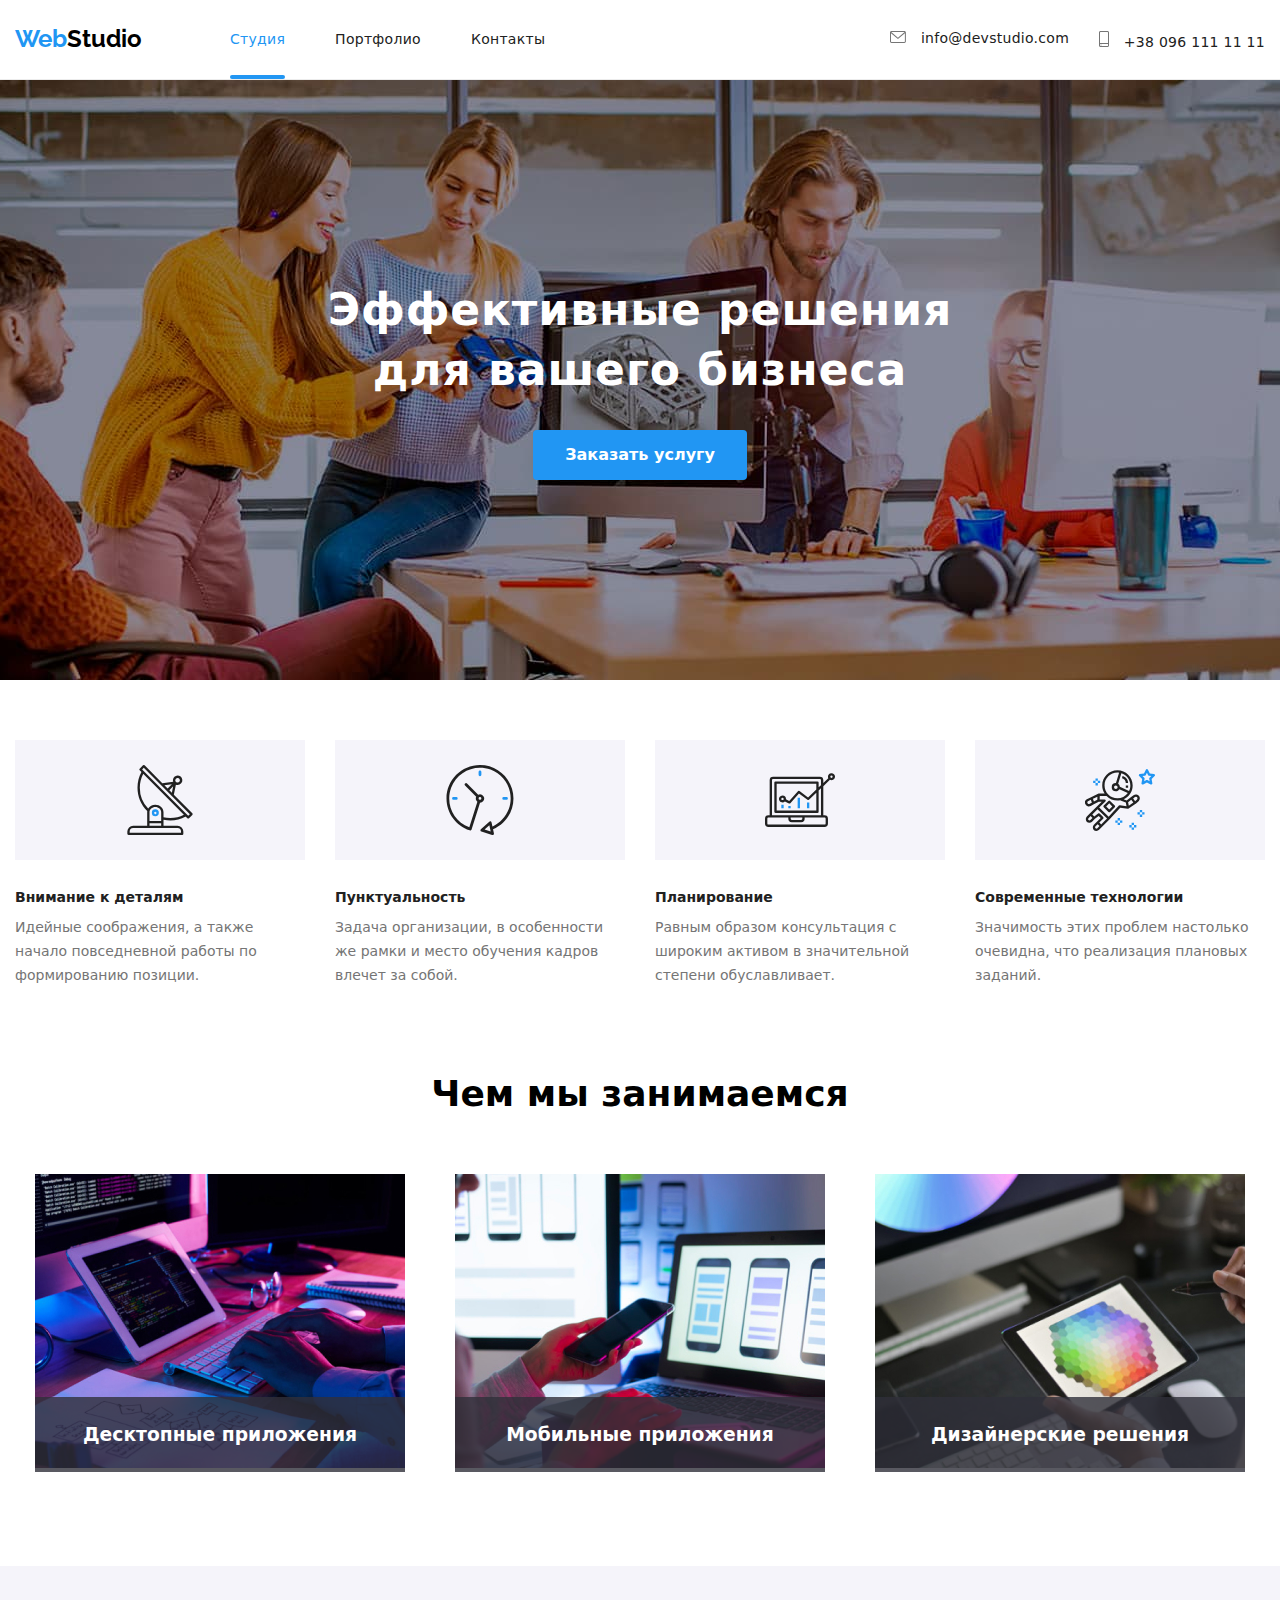
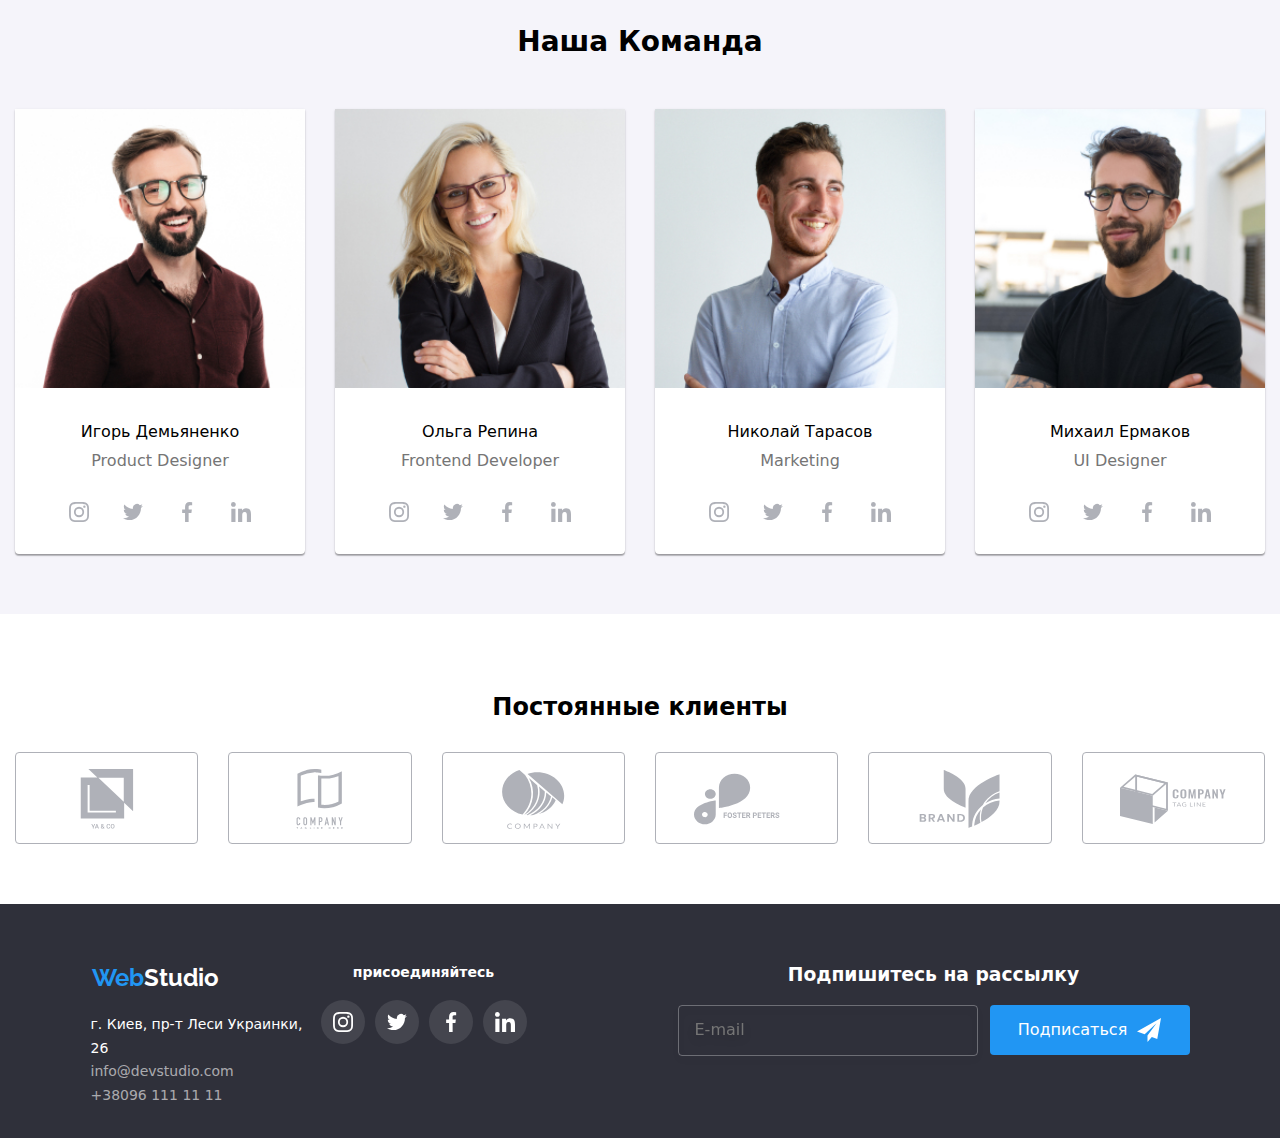
<file: index.html>
<!DOCTYPE html>
<html lang="ru">
  <head>
    <meta charset="UTF-8" />
    <meta http-equiv="X-UA-Compatible" content="IE=edge" />
    <meta name="viewport" content="width=device-width, initial-scale=1.0" />
    <title>Документ</title>
    <link rel="preconnect" href="https://fonts.googleapis.com" />
    <link rel="preconnect" href="https://fonts.gstatic.com" crossorigin />
    <link
      rel="stylesheet"
      href="https://fonts.googleapis.com/css2?family=Raleway:wght@700&family=Roboto:wght@400;500;700;900&display=swap"
    />
    <link
      rel="stylesheet"
      href="https://cdnjs.cloudflare.com/ajax/libs/modern-normalize/1.1.0/modern-normalize.min.css"
    />
    <link rel="stylesheet" href="./css/main.min.css" />
    <!-- <link rel="stylesheet" href="./css/styles.css" /> -->
  </head>

  <body>
    <header>
      <div class="container main-nav">
        <a class="logo" href="./index.html"
          ><span class="logo--color">Web</span>Studio</a
        >

        <div class="menu" data-menu>
          <nav>
            <ul class="nav-list list">
              <li class="nav-list__item">
                <a class="nav-list__link nav__link--active" href="./index.html"
                  >Студия</a
                >
              </li>
              <li class="nav-list__item">
                <a class="nav-list__link" href="./portfolio.html">Портфолио</a>
              </li>
              <li class="nav-list__item">
                <a class="nav-list__link" href="">Контакты</a>
              </li>
            </ul>
          </nav>

          <address class="contacts">
            <a class="contacts__link" href="mailto:info@devstudio.com">
              <svg class="contacts__icon" width="16" height="12">
                <use href="./image/icons-pack.svg#icon-message"></use>
              </svg>
              info@devstudio.com
            </a>
            <a class="contacts__link" href="tel:+380961111111">
              <svg class="contacts__icon" width="10" height="16">
                <use href="./image/icons-pack.svg#icon-smartphone"></use>
              </svg>
              +38 096 111 11 11
            </a>
          </address>
        </div>

        <button class="menu-button" type="button" data-menu-button>
          <svg width="40" height="40">
            <use
              class="icon-mobile-menu"
              href="./image/icons-pack.svg#icon-mobile-menu"
            ></use>
            <use
              class="icon-mobile-close"
              href="./image/icons-pack.svg#icon-mobile-close"
            ></use>
          </svg>
        </button>
      </div>
    </header>

    <main>
      <!-- Герой -->
      <section class="section">
        <div class="hero">
          <h1 class="hero__title">Эффективные решения для вашего бизнеса</h1>
          <button class="hero__button" data-open-modal>Заказать услугу</button>
        </div>
      </section>

      <!-- Преимущества -->
      <section class="section">
        <div class="section__advanteges container">
          <h2 class="visually-hidden">Преимущества</h2>
          <ul class="advantages list">
            <li class="advantages__item">
              <div class="advantages__item-icon">
                <svg height="70" width="70">
                  <use href="./image/icons-pack.svg#icon-antenna"></use>
                </svg>
              </div>
              <h3 class="advantages__item-title">Внимание к деталям</h3>
              <p class="advantages__item-description">
                Идейные соображения, а также начало повседневной работы по
                формированию позиции.
              </p>
            </li>
            <li class="advantages__item">
              <div class="advantages__item-icon">
                <svg height="70" width="70">
                  <use href="./image/icons-pack.svg#icon-clock"></use>
                </svg>
              </div>
              <h3 class="advantages__item-title">Пунктуальность</h3>
              <p class="advantages__item-description">
                Задача организации, в особенности же рамки и место обучения
                кадров влечет за собой.
              </p>
            </li>
            <li class="advantages__item">
              <div class="advantages__item-icon">
                <svg height="70" width="70">
                  <use href="./image/icons-pack.svg#icon-diagram"></use>
                </svg>
              </div>
              <h3 class="advantages__item-title">Планирование</h3>
              <p class="advantages__item-description">
                Равным образом консультация с широким активом в значительной
                степени обуславливает.
              </p>
            </li>
            <li class="advantages__item">
              <div class="advantages__item-icon">
                <svg height="70" width="70">
                  <use href="./image/icons-pack.svg#icon-astronaut"></use>
                </svg>
              </div>
              <h3 class="advantages__item-title">Современные технологии</h3>
              <p class="advantages__item-description">
                Значимость этих проблем настолько очевидна, что реализация
                плановых заданий.
              </p>
            </li>
          </ul>
        </div>
      </section>

      <!-- Чем мы занимаемся -->
      <section class="section">
        <div class="container our-doing">
          <h3 class="our-doing__title">Чем мы занимаемся</h3>
          <ul class="our-doing__images list">
            <li class="our-doing__item">
              <img
                width="370px"
                src="./image/studio/our-doing/box1.jpg"
                alt="Десктопные приложения"
                srcset="./image/studio/our-doing/box1@2x.jpg 2x"
              />
              <h3 class="doing-item__title">Десктопные приложения</h3>
            </li>
            <li class="our-doing__item">
              <img
                width="370px"
                src="./image/studio/our-doing/box2.jpg"
                alt="Мобильные приложения"
                srcset="./image/studio/our-doing/box2@2x.jpg 2x"
              />
              <h3 class="doing-item__title">Мобильные приложения</h3>
            </li>
            <li class="our-doing__item">
              <img
                width="370px"
                src="./image/studio/our-doing/box3.jpg"
                alt="Дизайнерские решения"
                srcset="./image/studio/our-doing/box3@2x.jpg 2x"
              />
              <h3 class="doing-item__title">Дизайнерские решения</h3>
            </li>
          </ul>
        </div>
      </section>

      <!-- Наша Команда -->
      <section class="section">
        <div class="team">
          <div class="container">
            <h2 class="team__header">Наша Команда</h2>
            <div class="team-list">
              <div class="team-list__item">
                <img
                  class="team-list__image"
                  src="./image/studio/team/igor.jpg"
                  srcset="
                    ./image/studio/team/igor@2x.jpg 2x,
                    ./image/studio/team/igor@3x.jpg 3x
                  "
                  alt="фото Игорь Демьяненко"
                />
                <h3 class="team-list__name">Игорь Демьяненко</h3>
                <p class="team-list__pos">Product Designer</p>
                <ul class="team-social list">
                  <li class="team-social__item">
                    <a class="team-social__link" href="" aria-label="Instagram">
                      <div class="team-social__icon">
                        <svg height="20" width="20">
                          <use
                            href="./image/icons-pack.svg#icon-instagram"
                          ></use>
                        </svg>
                      </div>
                      Instagram
                    </a>
                  </li>
                  <li class="team-social__item">
                    <a
                      class="team-social__item-link"
                      href=""
                      aria-label="Twitter"
                    >
                      <div class="team-social__icon">
                        <svg height="20" width="20">
                          <use href="./image/icons-pack.svg#icon-twitter"></use>
                        </svg>
                      </div>
                      Twitter
                    </a>
                  </li>
                  <li class="team-social__item">
                    <a class="team-social__link" href="" aria-label="Facebook">
                      <div class="team-social__icon">
                        <svg height="20" width="20">
                          <use
                            href="./image/icons-pack.svg#icon-facebook"
                          ></use>
                        </svg>
                      </div>
                      Facebook
                    </a>
                  </li>
                  <li class="team-social__item">
                    <a class="team-social__link" href="" aria-label="LinkedIn">
                      <div class="team-social__icon">
                        <svg height="20" width="20">
                          <use
                            href="./image/icons-pack.svg#icon-linkedin"
                          ></use>
                        </svg>
                      </div>
                      LinkedIn
                    </a>
                  </li>
                </ul>
              </div>
              <div class="team-list__item">
                <img
                  class="team-list__image"
                  src="./image/studio/team/olga.jpg"
                  srcset="
                    ./image/studio/team/olga@2x.jpg 2x,
                    ./image/studio/team/olga@3x.jpg 3x
                  "
                  alt="фото Ольга Репина"
                />
                <h3 class="team-list__name">Ольга Репина</h3>
                <p class="team-list__pos">Frontend Developer</p>
                <ul class="team-social list">
                  <li class="team-social__item">
                    <a class="team-social__link" href="" aria-label="Instagram">
                      <div class="team-social__icon">
                        <svg height="20" width="20">
                          <use
                            href="./image/icons-pack.svg#icon-instagram"
                          ></use>
                        </svg>
                      </div>
                      Instagram
                    </a>
                  </li>
                  <li class="team-social__item">
                    <a class="team-social__link" href="" aria-label="Twitter">
                      <div class="team-social__icon">
                        <svg height="20" width="20">
                          <use href="./image/icons-pack.svg#icon-twitter"></use>
                        </svg>
                      </div>
                      Twitter
                    </a>
                  </li>
                  <li class="team-social__item">
                    <a class="team-social__link" href="" aria-label="Facebook">
                      <div class="team-social__icon">
                        <svg height="20" width="20">
                          <use
                            href="./image/icons-pack.svg#icon-facebook"
                          ></use>
                        </svg>
                      </div>
                      Facebook
                    </a>
                  </li>
                  <li class="team-social__item">
                    <a class="team-social__link" href="" aria-label="LinkedIn">
                      <div class="team-social__icon">
                        <svg height="20" width="20">
                          <use
                            href="./image/icons-pack.svg#icon-linkedin"
                          ></use>
                        </svg>
                      </div>
                      LinkedIn
                    </a>
                  </li>
                </ul>
              </div>
              <div class="team-list__item">
                <img
                  class="team-list__image"
                  src="./image/studio/team/kola.jpg"
                  srcset="
                    ./image/studio/team/kola@2x.jpg 2x,
                    ./image/studio/team/kola@3x.jpg 3x
                  "
                  alt="фото Николай Тарасов"
                />
                <h3 class="team-list__name">Николай Тарасов</h3>
                <p class="team-list__pos">Marketing</p>
                <ul class="team-social list">
                  <li class="team-social__item">
                    <a class="team-social__link" href="" aria-label="Instagram">
                      <div class="team-social__icon">
                        <svg height="20" width="20">
                          <use
                            href="./image/icons-pack.svg#icon-instagram"
                          ></use>
                        </svg>
                      </div>
                      Instagram
                    </a>
                  </li>
                  <li class="team-social__item">
                    <a class="team-social__link" href="" aria-label="Twitter">
                      <div class="team-social__icon">
                        <svg height="20" width="20">
                          <use href="./image/icons-pack.svg#icon-twitter"></use>
                        </svg>
                      </div>
                      Twitter
                    </a>
                  </li>
                  <li class="team-social__item">
                    <a class="team-social__link" href="" aria-label="Facebook">
                      <div class="team-social__icon">
                        <svg height="20" width="20">
                          <use
                            href="./image/icons-pack.svg#icon-facebook"
                          ></use>
                        </svg>
                      </div>
                      Facebook
                    </a>
                  </li>
                  <li class="team-social__item">
                    <a class="team-social__link" href="" aria-label="LinkedIn">
                      <div class="team-social__icon">
                        <svg height="20" width="20">
                          <use
                            href="./image/icons-pack.svg#icon-linkedin"
                          ></use>
                        </svg>
                      </div>
                      LinkedIn
                    </a>
                  </li>
                </ul>
              </div>
              <div class="team-list__item">
                <img
                  class="team-list__image"
                  src="./image/studio/team/miha.jpg"
                  srcset="
                    ./image/studio/team/miha@2x.jpg 2x,
                    ./image/studio/team/miha@3x.jpg 3x
                  "
                  alt="фото Михаил Ермаков"
                />
                <h3 class="team-list__name">Михаил Ермаков</h3>
                <p class="team-list__pos">UI Designer</p>
                <ul class="team-social list">
                  <li class="team-social__item">
                    <a class="team-social__link" href="" aria-label="Instagram">
                      <div class="team-social__icon">
                        <svg height="20" width="20">
                          <use
                            href="./image/icons-pack.svg#icon-instagram"
                          ></use>
                        </svg>
                      </div>
                      Instagram
                    </a>
                  </li>
                  <li class="team-social__item">
                    <a class="team-social__link" href="" aria-label="Twitter">
                      <div class="team-social__icon">
                        <svg height="20" width="20">
                          <use href="./image/icons-pack.svg#icon-twitter"></use>
                        </svg>
                      </div>
                      Twitter
                    </a>
                  </li>
                  <li class="team-social__item">
                    <a class="team-social__link" href="" aria-label="Facebook">
                      <div class="team-social__icon">
                        <svg height="20" width="20">
                          <use
                            href="./image/icons-pack.svg#icon-facebook"
                          ></use>
                        </svg>
                      </div>
                      Facebook
                    </a>
                  </li>
                  <li class="team-social__item">
                    <a class="team-social__link" href="" aria-label="LinkedIn">
                      <div class="team-social__icon">
                        <svg height="20" width="20">
                          <use
                            href="./image/icons-pack.svg#icon-linkedin"
                          ></use>
                        </svg>
                      </div>
                      LinkedIn
                    </a>
                  </li>
                </ul>
              </div>
            </div>
          </div>
        </div>
      </section>

      <!-- Постоянные клиенты -->
      <section class="section">
        <div class="clients">
          <div class="container">
            <h2 class="clients__title">Постоянные клиенты</h2>
            <ul class="client-list list">
              <li class="client-list__item">
                <a class="client-list__link" href="" aria-label="company1">
                  <div class="client-list__icon">
                    <svg width="106" height="60">
                      <use href="./image/icons-pack.svg#icon-company1"></use>
                    </svg>
                  </div>
                </a>
              </li>
              <li class="client-list__item">
                <a class="client-list__link" href="" aria-label="company2">
                  <div class="client-list__icon">
                    <svg width="106" height="60">
                      <use href="./image/icons-pack.svg#icon-company2"></use>
                    </svg>
                  </div>
                </a>
              </li>
              <li class="client-list__item">
                <a class="client-list__link" href="" aria-label="company3">
                  <div class="client-list__icon">
                    <svg width="106" height="60">
                      <use href="./image/icons-pack.svg#icon-company3"></use>
                    </svg>
                  </div>
                </a>
              </li>
              <li class="client-list__item">
                <a class="client-list__link" href="" aria-label="company4">
                  <div class="client-list__icon">
                    <svg width="106" height="60">
                      <use href="./image/icons-pack.svg#icon-company4"></use>
                    </svg>
                  </div>
                </a>
              </li>
              <li class="client-list__item">
                <a class="client-list__link" href="" aria-label="company5">
                  <div class="client-list__icon">
                    <svg width="106" height="60">
                      <use href="./image/icons-pack.svg#icon-company5"></use>
                    </svg>
                  </div>
                </a>
              </li>
              <li class="client-list__item">
                <a class="client-list__link" href="" aria-label="company6">
                  <div class="client-list__icon">
                    <svg width="106" height="60">
                      <use href="./image/icons-pack.svg#icon-company6"></use>
                    </svg>
                  </div>
                </a>
              </li>
            </ul>
          </div>
        </div>
      </section>
    </main>

    <footer>
      <div class="footer container">
        <div class="footer-link">
          <div class="footer__address">
            <a class="logo footer__logo" href="./index.html"
              ><span class="logo--color">Web</span>Studio</a
            >
            <address class="address">
              г. Киев, пр-т Леси Украинки, 26 <br />
              <a class="address__link" href="mailto:info@devstudio.com"
                >info@devstudio.com</a
              >
              <br />
              <a class="address__link" href="tel:+380961111111"
                >+38096 111 11 11</a
              >
            </address>
          </div>
          <div class="footer-social">
            <h2 class="footer-social__title">присоединяйтесь</h2>
            <ul class="footer-social__list list">
              <li class="footer-social__item">
                <a class="footer-social__link" href="" aria-label="Instagram">
                  <div class="icon">
                    <svg height="20" width="20">
                      <use href="./image/icons-pack.svg#icon-instagram"></use>
                    </svg>
                  </div>
                  Instagram
                </a>
              </li>
              <li class="footer-social__item">
                <a class="footer-social__link" href="" aria-label="Twitter">
                  <div class="icon">
                    <svg height="20" width="20">
                      <use href="./image/icons-pack.svg#icon-twitter"></use>
                    </svg>
                  </div>
                  Twitter
                </a>
              </li>
              <li class="footer-social__item">
                <a class="footer-social__link" href="" aria-label="Facebook">
                  <div class="icon">
                    <svg height="20" width="20">
                      <use href="./image/icons-pack.svg#icon-facebook"></use>
                    </svg>
                  </div>
                  Facebook
                </a>
              </li>
              <li class="footer-social__item">
                <a class="footer-social__link" href="" aria-label="LinkedIn">
                  <div class="icon">
                    <svg height="20" width="20">
                      <use href="./image/icons-pack.svg#icon-linkedin"></use>
                    </svg>
                  </div>
                  LinkedIn
                </a>
              </li>
            </ul>
          </div>
        </div>
        <form class="footer-mailing js-form">
          <h3 class="footer-mailing__title">Подпишитесь на рассылку</h3>
          <div class="footer__form">
            <input
              class="footer-mailing__field"
              type="email"
              placeholder="E-mail"
            />
            <button type="submit" class="footer-button">
              Подписаться
              <svg class="footer-button__icon">
                <use href="./image/icons-pack.svg#icon-send"></use>
              </svg>
            </button>
          </div>
        </form>
      </div>
    </footer>

    <!-- Модалка -->
    <div class="backdrop is-hidden" data-backdrop>
      <div class="modal">
        <form class="form">
          <h2 class="form__title">Оставьте свои данные, мы вам перезвоним</h2>

          <div role="group" class="group">
            <label class="form__field">
              <span class="form__label">Имя</span>
              <input class="form__input" type="text" name="name" />
              <svg class="form__icon" width="18" height="18">
                <use href="./image/icons-pack.svg#icon-name"></use>
              </svg>
            </label>

            <label class="form__field">
              <span class="form__label">Телефон</span>
              <input class="form__input" type="tel" name="tel" />
              <svg class="form__icon" width="18" height="18">
                <use href="./image/icons-pack.svg#icon-tel"></use>
              </svg>
            </label>

            <label class="form__field">
              <span class="form__label">Почта</span>
              <input class="form__input" type="email" name="mail" />
              <svg class="form__icon" width="18" height="18">
                <use href="./image/icons-pack.svg#icon-mail"></use>
              </svg>
            </label>

            <label class="form__comments">
              <sapn class="form__label">Комментарий</sapn>
              <textarea
                class="form__textarea"
                name="comment"
                rows="10"
                placeholder="Введите текст"
              ></textarea>
            </label>

            <label class="policy">
              <!-- visually-hidden -->
              <input
                class="policy__box visually-hidden"
                type="checkbox"
                name="policy"
              />
              <span class="policy__chekbox"></span>
              <span class="policy__label"
                >Соглашаюсь с рассылкой и принимаю</span
              >
              <a class="policy__link" href="">Условия договора</a>
            </label>
          </div>

          <button type="submit" class="form__button">Отправить</button>
        </form>

        <button class="modal__close" data-close-modal>
          <svg width="30" height="30">
            <use href="./image/icons-pack.svg#icon-close"></use>
          </svg>
        </button>
      </div>
    </div>

    <script src="./js/modal.js"></script>
    <script src="./js/menu.js"></script>
    <!-- <script src="./js/form.js"></script> -->
  </body>
</html>
</file>
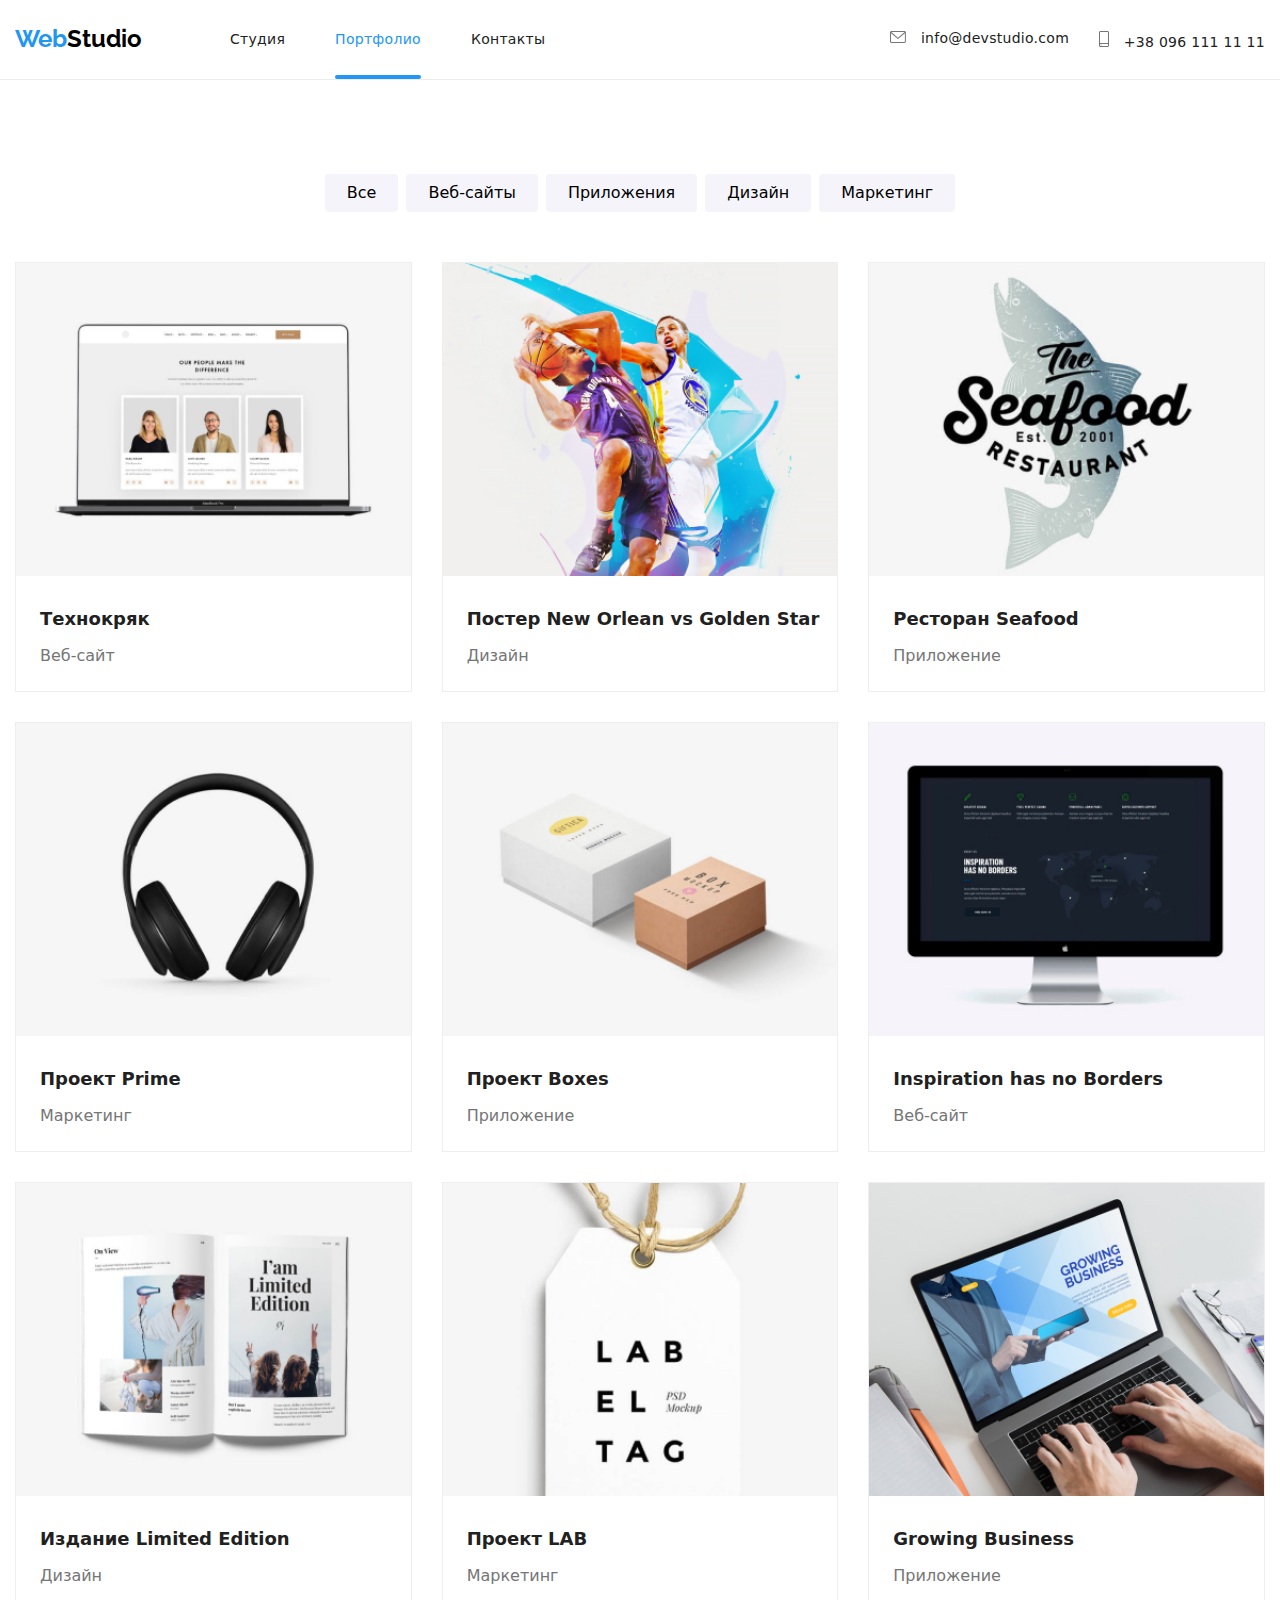
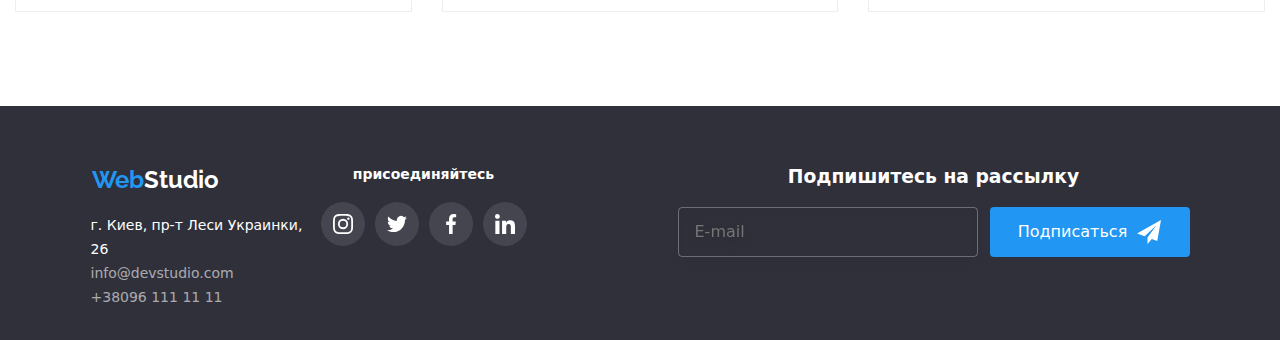
<file: portfolio.html>
<!DOCTYPE html>
<html lang="ru">
  <head>
    <meta charset="UTF-8" />
    <meta http-equiv="X-UA-Compatible" content="IE=edge" />
    <meta name="viewport" content="width=device-width, initial-scale=1.0" />
    <title>Портфолио</title>
    <link rel="preconnect" href="https://fonts.googleapis.com" />
    <link rel="preconnect" href="https://fonts.gstatic.com" crossorigin />
    <link rel="stylesheet" href="https://fonts.googleapis.com/css2?family=Raleway:wght@700&family=Roboto:wght@400;500;700;900&display=swap" />
    <link rel="stylesheet" href="https://cdnjs.cloudflare.com/ajax/libs/modern-normalize/1.1.0/modern-normalize.min.css" />
    <link rel="stylesheet" href="./css/main.min.css" />
    <!-- <link rel="stylesheet" href="./css/styles.css" /> -->
  </head>

  <body>
    <header>
      <div class="container main-nav">
        <a class="logo" href="./index.html"><span class="logo--color">Web</span>Studio</a>

        <div class="menu" data-menu>
          <nav>
            <ul class="nav-list list">
              <li class="nav-list__item">
                <a class="nav-list__link" href="./index.html">Студия</a>
              </li>
              <li class="nav-list__item">
                <a class="nav-list__link nav__link--active" href="./portfolio.html">Портфолио</a>
              </li>
              <li class="nav-list__item">
                <a class="nav-list__link" href="">Контакты</a>
              </li>
            </ul>
          </nav>

          <address class="contacts">
            <a class="contacts__link" href="mailto:info@devstudio.com">
              <svg class="contacts__icon" width="16" height="12">
                <use href="./image/icons-pack.svg#icon-message"></use>
              </svg>
              info@devstudio.com
            </a>
            <a class="contacts__link" href="tel:+380961111111">
              <svg class="contacts__icon" width="10" height="16">
                <use href="./image/icons-pack.svg#icon-smartphone"></use>
              </svg>
              +38 096 111 11 11
            </a>
          </address>
        </div>

        <button class="menu-button" type="button" data-menu-button>
          <svg width="40" height="40">
            <use class="icon-mobile-menu" href="./image/icons-pack.svg#icon-mobile-menu"></use>
            <use class="icon-mobile-close" href="./image/icons-pack.svg#icon-mobile-close"></use>
          </svg>
        </button>
      </div>
    </header>

    <main>
      <!-- Filters -->
      <section class="section">
        <div class="filters">
          <div class="container">
            <h1 class="visually-hidden">Портфолио</h1>
            <ul class="filter-list list">
              <li class="filter-list__item"><button class="filter-list__btn" type="button" value="Все">Все</button></li>
              <li class="filter-list__item"><button class="filter-list__btn" type="button" value="Веб-сайты">Веб-сайты</button></li>
              <li class="filter-list__item"><button class="filter-list__btn" type="button" value="Приложения">Приложения</button></li>
              <li class="filter-list__item"><button class="filter-list__btn" type="button" value="Дизайн">Дизайн</button></li>
              <li class="filter-list__item"><button class="filter-list__btn" type="button" value="Маркетинг">Маркетинг</button></li>
            </ul>
          </div>
        </div>
      </section>

      <!-- Examples -->
      <section class="section">
        <div class="examples">
          <div class="container">
            <ul class="example-list list">
              <li class="example-list__item">
                <a href="" class="examples__link link">
                  <div class="thumb">
                    <img src="./image/portfolio/tech.jpg" alt="Технокряк" />
                    <div class="overlay">
                      <p class="overlay__text">
                        Технокряк это современная площадка распространения коронавируса. Компании используют эту платформу для цифрового шпионажа и атак на
                        защищённые сервера конкурентов.
                      </p>
                    </div>
                  </div>
                  <h2 class="examples__title">Технокряк</h2>
                  <p class="examples__description">Веб-сайт</p>
                </a>
              </li>
              <li class="example-list__item">
                <a href="" class="examples__link link">
                  <div class="thumb">
                    <img src="./image/portfolio/poster.jpg" alt="Постер" />
                    <div class="overlay">
                      <p class="overlay__text">
                        Технокряк это современная площадка распространения коронавируса. Компании используют эту платформу для цифрового шпионажа и атак на
                        защищённые сервера конкурентов.
                      </p>
                    </div>
                  </div>
                  <h2 class="examples__title">Постер New Orlean vs Golden Star</h2>
                  <p class="examples__description">Дизайн</p>
                </a>
              </li>
              <li class="example-list__item">
                <a href="" class="examples__link link">
                  <div class="thumb">
                    <img src="./image/portfolio/restourant.jpg" alt="Ресторан" />
                    <div class="overlay">
                      <p class="overlay__text">
                        Технокряк это современная площадка распространения коронавируса. Компании используют эту платформу для цифрового шпионажа и атак на
                        защищённые сервера конкурентов.
                      </p>
                    </div>
                  </div>
                  <h2 class="examples__title">Ресторан Seafood</h2>
                  <p class="examples__description">Приложение</p>
                </a>
              </li>
              <li class="example-list__item">
                <a href="" class="examples__link link">
                  <div class="thumb">
                    <img src="./image/portfolio/prime.jpg" alt="Проект Прайм" />
                    <div class="overlay">
                      <p class="overlay__text">
                        Технокряк это современная площадка распространения коронавируса. Компании используют эту платформу для цифрового шпионажа и атак на
                        защищённые сервера конкурентов.
                      </p>
                    </div>
                  </div>
                  <h2 class="examples__title">Проект Prime</h2>
                  <p class="examples__description">Маркетинг</p>
                </a>
              </li>
              <li class="example-list__item">
                <a href="" class="examples__link link">
                  <div class="thumb">
                    <img src="./image/portfolio/boxes.jpg" alt="Проект Боксес" />
                    <div class="overlay">
                      <p class="overlay__text">
                        Технокряк это современная площадка распространения коронавируса. Компании используют эту платформу для цифрового шпионажа и атак на
                        защищённые сервера конкурентов.
                      </p>
                    </div>
                  </div>
                  <h2 class="examples__title">Проект Boxes</h2>
                  <p class="examples__description">Приложение</p>
                </a>
              </li>
              <li class="example-list__item">
                <a href="" class="examples__link link">
                  <div class="thumb">
                    <img src="./image/portfolio/no-borders.jpg" alt="Но бордер" />
                    <div class="overlay">
                      <p class="overlay__text">
                        Технокряк это современная площадка распространения коронавируса. Компании используют эту платформу для цифрового шпионажа и атак на
                        защищённые сервера конкурентов.
                      </p>
                    </div>
                  </div>
                  <h2 class="examples__title">Inspiration has no Borders</h2>
                  <p class="examples__description">Веб-сайт</p>
                </a>
              </li>
              <li class="example-list__item">
                <a href="" class="examples__link link">
                  <div class="thumb">
                    <img src="./image/portfolio/limited.jpg" alt="Лимитед Едишин" />
                    <div class="overlay">
                      <p class="overlay__text">
                        Технокряк это современная площадка распространения коронавируса. Компании используют эту платформу для цифрового шпионажа и атак на
                        защищённые сервера конкурентов.
                      </p>
                    </div>
                  </div>
                  <h2 class="examples__title">Издание Limited Edition</h2>
                  <p class="examples__description">Дизайн</p>
                </a>
              </li>
              <li class="example-list__item">
                <a href="" class="examples__link link">
                  <div class="thumb">
                    <img src="./image/portfolio/lab.jpg" alt="Лаб" />
                    <div class="overlay">
                      <p class="overlay__text">
                        Технокряк это современная площадка распространения коронавируса. Компании используют эту платформу для цифрового шпионажа и атак на
                        защищённые сервера конкурентов.
                      </p>
                    </div>
                  </div>
                  <h2 class="examples__title">Проект LAB</h2>
                  <p class="examples__description">Маркетинг</p>
                </a>
              </li>
              <li class="example-list__item">
                <a href="" class="examples__link link">
                  <div class="thumb">
                    <img src="./image/portfolio/busines.jpg" alt="Рост бизнеса" />
                    <div class="overlay">
                      <p class="overlay__text">
                        Технокряк это современная площадка распространения коронавируса. Компании используют эту платформу для цифрового шпионажа и атак на
                        защищённые сервера конкурентов.
                      </p>
                    </div>
                  </div>
                  <h2 class="examples__title">Growing Business</h2>
                  <p class="examples__description">Приложение</p>
                </a>
              </li>
            </ul>
          </div>
        </div>
      </section>
    </main>

    <footer>
      <div class="footer container">
        <div class="footer-link">
          <div class="footer__address">
            <a class="logo footer__logo" href="./index.html"><span class="logo--color">Web</span>Studio</a>
            <address class="address">
              г. Киев, пр-т Леси Украинки, 26 <br />
              <a class="address__link" href="mailto:info@devstudio.com">info@devstudio.com</a> <br />
              <a class="address__link" href="tel:+380961111111">+38096 111 11 11</a>
            </address>
          </div>
          <div class="footer-social">
            <h2 class="footer-social__title">присоединяйтесь</h2>
            <ul class="footer-social__list list">
              <li class="footer-social__item">
                <a class="footer-social__link" href="" aria-label="Instagram">
                  <div class="icon">
                    <svg height="20" width="20">
                      <use href="./image/icons-pack.svg#icon-instagram"></use>
                    </svg>
                  </div>
                  Instagram
                </a>
              </li>
              <li class="footer-social__item">
                <a class="footer-social__link" href="" aria-label="Twitter">
                  <div class="icon">
                    <svg height="20" width="20">
                      <use href="./image/icons-pack.svg#icon-twitter"></use>
                    </svg>
                  </div>
                  Twitter
                </a>
              </li>
              <li class="footer-social__item">
                <a class="footer-social__link" href="" aria-label="Facebook">
                  <div class="icon">
                    <svg height="20" width="20">
                      <use href="./image/icons-pack.svg#icon-facebook"></use>
                    </svg>
                  </div>
                  Facebook
                </a>
              </li>
              <li class="footer-social__item">
                <a class="footer-social__link" href="" aria-label="LinkedIn">
                  <div class="icon">
                    <svg height="20" width="20">
                      <use href="./image/icons-pack.svg#icon-linkedin"></use>
                    </svg>
                  </div>
                  LinkedIn
                </a>
              </li>
            </ul>
          </div>
        </div>
        <form class="footer-mailing js-form">
          <h3 class="footer-mailing__title">Подпишитесь на рассылку</h3>
          <div class="footer__form">
            <input class="footer-mailing__field" type="email" placeholder="E-mail" />
            <button type="submit" class="footer-button">
              Подписаться
              <svg class="footer-button__icon">
                <use href="./image/icons-pack.svg#icon-send"></use>
              </svg>
            </button>
          </div>
        </form>
      </div>
    </footer>

    <script src="./js/menu.js"></script>
  </body>
</html>
</file>
<file: css/styles.css>
:root {
  --primary-text-color: #212121;
  --accent-color: #2196f3;
  --text-color: #757575;
  --white: #ffffff;
  --footer-adress-color: rgba(255, 255, 255, 0.6);
  --background-primary-color: #f5f4fa;
  --background-sec-color: #e5e5e5;
  --background-footer: #2f303a;
  --timing-function: cubic-bezier(0.4, 0, 0.2, 1);
}

/* 
  Все используемые шрифты: 
    -Roboto (900, 700, 500, 400)
    -Raleway (700)
*/

body {
  background-color: var(--white);
  font-family: Roboto, sans-serif;
  letter-spacing: 0.03em;
}

/* Utilities */

.container {
  width: 1170px;
  padding: 0 15px;
  margin: 0 auto;
}

.list {
  padding: 0;
  margin: 0;
  list-style: none;
}

.link {
  text-decoration: none;
}

.visually-hidden {
  position: absolute;
  width: 1px;
  height: 1px;
  margin: -1px;
  border: 0;
  padding: 0;

  white-space: nowrap;
  clip-path: inset(100%);
  clip: rect(0 0 0 0);
  overflow: hidden;
}

/* Header */
.main-nav {
  display: flex;
  align-items: center;
}

.nav-list {
  display: flex;
}

.nav-list__item:not(:last-child) {
  margin-right: 50px;
}

.nav-list__link {
  display: block;
  padding-top: 32px;
  padding-bottom: 32px;
}

.logo {
  margin-right: 93px;

  color: #000000;
  font-size: 26px;
  font-family: Raleway, serif;
  font-weight: bold;
  font-size: 26px;
  line-height: 1.2;
  text-decoration: none;
}

.logo--color {
  color: var(--accent-color);
}

.nav-list__link {
  color: var(--primary-text-color);
  letter-spacing: 0.02em;
  font-weight: 500;
  font-size: 14px;
  line-height: 1.14;
  text-decoration: none;

  transition: color 250ms var(--timing-function);
}

.nav-list__link:focus,
.nav-list__link:hover {
  color: var(--accent-color);
}

.contacts {
  margin-left: auto;
  font-style: normal;
}

.contacts__link {
  color: var(--primary-text-color);
  letter-spacing: 0.02em;
  font-weight: 500;
  font-size: 14px;
  line-height: 1.14;
  text-decoration: none;

  transition: color 250ms var(--timing-function);
}

.contacts__link:focus,
.contacts__link:hover {
  color: var(--accent-color);
}

.contacts .contacts__link:not(:last-child) {
  margin-right: 30px;
}

.contacts__icon {
  margin-right: 10px;
  fill: #757575;
  transition: fill 250ms var(--timing-function);
}

.contacts__link:focus .contacts__icon,
.contacts__link:hover .contacts__icon {
  fill: var(--accent-color);
}

.nav__link--active {
  position: relative;
  color: var(--accent-color);
}

.nav__link--active::after {
  content: "";

  position: absolute;
  bottom: 0;
  left: 0;

  width: 100%;
  height: 4px;
  border-radius: 2px;

  background-color: var(--accent-color);
}

/* Footer */
footer {
  background: var(--background-footer);
}

.footer {
  display: flex;
  padding-top: 60px;
  padding-bottom: 60px;
}

.footer__address {
  margin-right: 70px;
}

.footer__logo {
  color: var(--white);
}

.footer__logo {
  display: block;
  margin-bottom: 20px;
  color: #ffffff;
}

.address {
  color: #ffffff;
  font-style: normal;
  font-size: 14px;
  line-height: 1.7;
}

.address__link {
  margin-top: 9px;
  color: var(--footer-adress-color);
  text-decoration: none;
}

.footer-social__title {
  color: var(--white);
}

.footer-social__list {
  display: flex;
  justify-content: center;
  align-items: center;
  font-size: 0px;
}

.footer-social__link {
  display: block;
  padding-top: 12px;
  text-align: center;
  width: 44px;
  height: 44px;
  background-color: rgba(255, 255, 255, 0.1);
  border-radius: 50%;
  background-repeat: no-repeat;
  background-position: center;
  text-decoration: none;
  fill: var(--white);

  transition: background-color 250ms var(--timing-function);
}

.footer-social__item:not(:last-child) {
  margin-right: 10px;
}

.footer-social__link:focus,
.footer-social__link:hover {
  background-color: var(--accent-color);
}

.footer-mailing {
  padding-left: 94px;
}

.footer-mailing__title {
  margin: 0;
  margin-bottom: 20px;
  color: var(--white);
  display: flex;
  align-items: center;
}

.footer-mailing__field {
  margin: 0;
  padding: 15px 16px;
  width: 300px;
  height: 50px;
  border: 1px solid rgba(255, 255, 255, 0.3);
  box-sizing: border-box;
  background-color: transparent;
  color: var(--white);
  filter: drop-shadow(0px 4px 4px rgba(0, 0, 0, 0.15));
  border-radius: 4px;
  transition: border-color 250ms var(--timing-function);
}

.footer-mailing__field:hover,
.footer-mailing__field:focus {
  border-color: var(--accent-color);
  color: var(--accent-color);
  outline: none;
}

.footer-button {
  display: inline-flex;
  justify-content: center;
  align-items: center;
  width: 200px;
  height: 50px;
  border: none;
  margin: 0;
  padding: 0;
  border-radius: 4px;
  background-color: var(--accent-color);
  color: var(--white);
  cursor: pointer;
  transition: background-color 250ms var(--timing-function);
}

.button:hover,
.button:focus {
  background-color: #188ce8;
}

.footer-button__icon {
  width: 24px;
  height: 24px;
  margin-left: 10px;
}

/* index.html */

/* .section {
  margin-right: auto;
  margin-left: auto;
} */

/* Hero */
.hero {
  padding-top: 200px;
  letter-spacing: 0.06em;
  text-align: center;
  max-width: 1600px;
  height: 600px;
  background-image: url(../image/studio/bg-hero.jpg);
  background-color: rgba(47, 48, 58, 0.4);
  background-repeat: no-repeat;
}

.hero__title {
  margin-top: 0;
  margin-left: auto;
  margin-right: auto;
  margin-bottom: 30px;
  width: 696px;
  padding-top: 0;
  color: var(--white);
  font-weight: 900;
  font-size: 44px;
  line-height: 1.4;
  text-align: center;
  background-image: none;
  background-color: transparent;

  height: 120px;
}

.hero__button {
  display: inline-block;
  border-radius: 4px;
  padding: 10px 32px;
  border: none;
  background-image: none;

  height: 50px;
  min-width: 200px;
  background: var(--accent-color);
  text-align: center;

  cursor: pointer;
  color: var(--white);
  font-weight: bold;
  font-size: 16px;
  line-height: 1.9;
  text-decoration: none;
}

/* Модалка */
.backdrop {
  position: fixed;
  top: 0;
  left: 0;
  width: 100%;
  height: 100%;
  background-color: rgba(0, 0, 0, 0.4);

  opacity: 1;
  transition: opacity 250ms var(--timing-function);
}

.backdrop.is-hidden {
  opacity: 0;
  pointer-events: none;
}

.backdrop.is-hidden .modal {
  transform: translate(-50%, -50%) scale(0.7);
}

.modal {
  position: absolute;
  top: 50%;
  left: 50%;
  padding: 8px;
  transform: translate(-50%, -50%) scale(1);

  min-height: 580px;
  min-width: 530px;

  background-color: #fff;

  fill: transparent;

  transition: transform 250ms var(--timing-function);
}

.modal__close {
  position: absolute;
  top: 8px;
  right: 8px;
  padding: 0;
  width: 32px;
  height: 32px;
  border: 1px solid rgba(0, 0, 0, 0.1);
  border-radius: 50%;
  background-color: transparent;
  cursor: pointer;
  fill: black;
  text-align: center;
  transition: fill 250ms var(--timing-function);
}

.modal__close:focus,
.modal__close:hover {
  fill: var(--accent-color);
}

.form {
  display: flex;
  flex-direction: column;
  align-items: center;
  padding: 40px;
}

.form__title {
  font-size: 20px;
  line-height: 23px;
}

.form__button {
  width: 200px;
  height: 50px;
  border: none;
  border-radius: 4px;
  padding: 0;
  margin: 0;
  cursor: pointer;
  color: var(--white);
  background-color: var(--accent-color);
  transition: background-color 250ms var(--timing-function);
}

.form__button:focus,
.form__button:hover {
  background-color: #188ce8;
}

.group {
  width: 100%;
  display: flex;
  flex-direction: column;
  text-align: left;
}

.form__field {
  position: relative;
  width: 100%;
  margin-bottom: 10px;
  padding: 0;
  border: none;
}

.form__label {
  color: var(--text-color);
  margin-bottom: 4px;
}

.form__input {
  height: 40px;
  width: 100%;
  padding: 11px 12px;
  padding-left: 42px;
  border: 1px solid rgba(33, 33, 33, 0.2);
  border-radius: 4px;
  transition: border-color 250ms var(--timing-function);
}

.form__input:hover,
.form__input:focus {
  border-color: var(--accent-color);
  color: var(--accent-color);
  outline: none;
}

.form__input:hover + .form__icon,
.form__input:focus + .form__icon {
  color: var(--accent-color);
}

.form__icon {
  transition: color 250ms var(--timing-function);
  fill: currentColor;
  position: absolute;
  top: 50%;
  left: 12px;
  /* transform: translateY(-50%); */
}

.form__comments {
  margin-bottom: 25px;
}

.form__textarea {
  width: 100%;
  resize: none;
  padding: 12px 16px;
  border: 1px solid rgba(33, 33, 33, 0.2);
  border-radius: 4px;
  transition: border-color 250ms var(--timing-function);
}

.form__comments .form__textarea:hover,
.form__comments .form__textarea:focus {
  border-color: var(--accent-color);
  color: var(--accent-color);
  outline: none;
}

.policy {
  margin-bottom: 30px;
  padding-left: 10px;
  font-size: 14px;
  line-height: 24px;
  letter-spacing: 0.03em;
}

.policy__chekbox {
  display: inline-block;
  width: 15px;
  height: 15px;
  border: 2px solid #212121;
  border-radius: 3px;
  background-image: url("../image/icon/checked.svg");
  background-size: contain;
  background-origin: border-box;
  transition: background-color 250ms var(--timing-function), border-color 250ms var(--timing-function);
}

.policy__box {
  margin-right: 9px;
}

.policy__box:checked + .policy__chekbox {
  border-color: var(--accent-color);
  background-color: var(--accent-color);
}

.policy__link {
  text-decoration-line: underline;
  color: var(--accent-color);
}

/* Преимущества */
.section__advanteges {
  padding-top: 89px;
  padding-bottom: 94px;
  color: var(--primary-text-color);
  font-size: 14px;
}

.advantages {
  display: flex;
}

.advantages__item:not(:last-child) {
  margin-right: 30px;
}

.advantages__item-icon {
  height: 120px;
  text-align: center;
  margin-bottom: 30px;
  padding-top: 25px;
  background-color: var(--background-primary-color);
}

.advantages__item-title {
  margin-top: 0;
  margin-bottom: 10px;
  font-weight: bold;
  line-height: 1.14;
}

.advantages__item-description {
  margin: 0;
  color: var(--text-color);
  line-height: 1.71;
}

.our-doing {
  padding-bottom: 94px;
}

.our-doing__images {
  display: flex;
}

.our-doing__item:not(:last-child) {
  margin-right: 30px;
}

.team__header,
.our-doing__title {
  margin-top: 0;
  margin-bottom: 50px;
  font-weight: bold;
  font-size: 36px;
  line-height: 1.7;
  text-align: center;
}

/* Наша команда */
.team {
  background: #f5f4fa;
  font-size: 16px;
  line-height: 1.19;
  padding: 94px 0;
}

.team-list {
  display: flex;
}

.team-list__item {
  background-color: var(--white);
  text-align: center;
  box-shadow: 0px 1px 3px rgba(0, 0, 0, 0.12), 0px 1px 1px rgba(0, 0, 0, 0.14), 0px 2px 1px rgba(0, 0, 0, 0.2);
  border-radius: 0px 0px 4px 4px;
}

.team-list__image {
  width: calc((100% - 90) / 4);
  width: 262.5px;
  margin-top: 0;
  margin-bottom: 30px;
}

.team-list__item:not(:last-child) {
  margin-right: 30px;
}

.team-list__name {
  margin-top: 0;
  margin-bottom: 10px;
  font-weight: 500;
  font-size: 16px;
  line-height: 1.19;
}

.team-list__pos {
  margin-top: 0;
  margin-bottom: 16px;
  color: var(--text-color);
}

.team-social {
  display: flex;
  justify-content: center;
  font-size: 0px;
  margin-bottom: 30px;
}

.team-social__item:not(:last-child) {
  margin-right: 10px;
}

.team-social__icon {
  width: 44px;
  height: 44px;
  padding-top: 12px;
  text-align: center;
  fill: #afb1b8;
  border-radius: 50%;

  transition: background-color 250ms var(--timing-function), fill 250ms var(--timing-function);
}

.team-social__icon:focus,
.team-social__icon:hover {
  background-color: var(--accent-color);
  fill: var(--white);
}

/* Постоянные Клиенты */
.clients {
  padding-top: 94px;
}

.clients__title {
  text-align: center;
  margin-bottom: 50px;
}

.client-list {
  display: flex;
  justify-content: center;
  margin-bottom: 94px;
}

.client-list__item {
  border: 1px solid #afb1b8;
  border-radius: 4px;
  width: 170px;
  height: 92px;
  text-align: center;
}

.client-list__item,
.client-list__icon {
  transition: border-color 250ms var(--timing-function), fill 250ms var(--timing-function);
}

.client-list__item:focus,
.client-list__item:focus .client-list__icon,
.client-list__item:hover,
.client-list__item:hover .client-list__icon {
  border-color: var(--accent-color);
  fill: var(--accent-color);
}

.client-list__icon {
  padding-top: 16px;
  fill: #afb1b8;
}

.client-list__item:not(:last-child) {
  margin-right: 30px;
}

/* Portfoilo */
/* Filer */

.filter-list {
  display: flex;
  padding-top: 94px;
  justify-content: center;
}

.filter-list__item:not(:last-child) {
  margin-right: 8px;
}

.filter-list__btn {
  margin-top: 0;
  margin-bottom: 50px;
  padding: 6px 22px;
  border: 0;
  border-radius: 4px;

  background-color: var(--background-primary-color);
  text-align: center;
  cursor: pointer;

  font-weight: 500;
  font-size: 16px;
  line-height: 1.62;
  font-family: inherit;

  transition: background-color 250ms var(--timing-function), color 250ms var(--timing-function);
}

.filter-list__btn:focus,
.filter-list__btn:hover {
  background-color: var(--accent-color);
  color: var(--white);
}

/* Exampless */
.examples {
  padding-bottom: 94px;
}

.example-list {
  display: flex;
  flex-wrap: wrap;
  margin-right: -15px;
  margin-bottom: -15px;
}

.example-list__item {
  width: calc((100% - 2 * 30px) / 3);
  border: 1px solid #eeeeee;
  margin-right: 15px;
  margin-bottom: 15px;
}

.example-list__item:focus,
.example-list__item:hover {
  box-shadow: 0px 1px 1px rgba(0, 0, 0, 0.12), 0px 4px 4px rgba(0, 0, 0, 0.06), 1px 4px 6px rgba(0, 0, 0, 0.16);
}

.example-list__item img {
  width: 100%;
}

.examples__title {
  margin-top: 20px;
  margin-bottom: 4px;
  margin-left: 24px;

  font-weight: bold;
  font-size: 18px;
  line-height: 2;
  color: var(--primary-text-color);
}

.examples__description {
  margin-top: 0;
  margin-bottom: 20px;
  margin-left: 24px;

  font-size: 16px;
  line-height: 1.87;
  color: var(--text-color);
}

.thumb {
  position: relative;
  overflow: hidden;
}

.thumb::before {
  content: "";
  position: absolute;
  top: 0;
  width: 100%;
  height: 100%;
  background-color: rgba(33, 150, 243, 0.9);
  opacity: 0;

  transform: translateY(100%);

  transition: opacity 250ms var(--timing-function), transform 250ms var(--timing-function);
  /* transition-property: opacity, transform;
  transition-duration: 250ms;
  transition-timing-function: var(--timing-function); */
}

/* cubic-bezier(0.4, 0, 0.2, 1) */

.overlay {
  position: absolute;
  top: 63px;
  left: 24px;
  right: 24px;
  margin: 0;
  padding: 0;
  opacity: 0;

  color: var(--white);
  font-size: 18px;
  line-height: 28px;
  letter-spacing: 0.03em;

  transform: translateY(100%);

  transition: opacity 250ms var(--timing-function), transform 250ms var(--timing-function);
  /* transition-property: opacity, transform;
  transition-duration: 250ms;
  transition-timing-function: var(--timing-function); */
}

.overlay__text {
  margin: 0;
}

.example-list__item:focus .overlay,
.example-list__item:focus ::before,
.example-list__item:hover ::before,
.example-list__item:hover .overlay {
  opacity: 1;
  transform: translateY(0);
}
</file>
<file: css/main.min.css>
.container{padding:0 15px;margin:0 auto}.list{padding:0;margin:0;list-style:none}.link{text-decoration:none}.visually-hidden{position:absolute;width:1px;height:1px;margin:-1px;border:0;padding:0;white-space:nowrap;-webkit-clip-path:inset(100%);clip-path:inset(100%);clip:rect(0 0 0 0);overflow:hidden}.main-nav{display:-webkit-box;display:-ms-flexbox;display:flex;position:relative;-webkit-box-align:center;-ms-flex-align:center;align-items:center;width:100%;padding-top:16px;padding-bottom:16px;border-bottom:1px solid #ececec;height:60px}@media screen and (min-width: 768px){.main-nav{height:80px}}.logo{color:#000000;font-family:Raleway, serif;font-weight:bold;font-size:24px;line-height:1.2;text-decoration:none}.logo--color{color:#2196f3}@media screen and (min-width: 768px){.logo{margin-right:88px}}@media sreen and (min-width: 1200px){.logo{font-size:26px}}.menu{display:block;width:100%}@media (min-width: 768px){.menu{display:-webkit-box;display:-ms-flexbox;display:flex;-webkit-box-align:center;-ms-flex-align:center;align-items:center}}@media screen and (max-width: 767px){.menu{border-top:1px solid #ececec;text-align:center;position:absolute;padding-bottom:50px;top:100%;left:0;background-color:#fff;opacity:0;pointer-events:none;-webkit-transform:translateY(-100%);transform:translateY(-100%);-webkit-transition:opacity 300ms cubic-bezier(0.4, 0, 0.2, 1),-webkit-transform 300ms cubic-bezier(0.4, 0, 0.2, 1);transition:opacity 300ms cubic-bezier(0.4, 0, 0.2, 1),-webkit-transform 300ms cubic-bezier(0.4, 0, 0.2, 1);transition:transform 300ms cubic-bezier(0.4, 0, 0.2, 1),opacity 300ms cubic-bezier(0.4, 0, 0.2, 1);transition:transform 300ms cubic-bezier(0.4, 0, 0.2, 1),opacity 300ms cubic-bezier(0.4, 0, 0.2, 1),-webkit-transform 300ms cubic-bezier(0.4, 0, 0.2, 1)}.menu.is-open{-webkit-transform:translate(0, 0);transform:translate(0, 0);opacity:1;pointer-events:initial;z-index:1}}.menu-button{display:none;background-color:transparent;border:none}@media screen and (max-width: 767px){.menu-button{display:block;margin-left:auto}}.menu-button .icon-mobile-close{display:none}.menu-button .icon-mobile-menu{display:block}.menu-button.is-open .icon-mobile-menu{display:none}.menu-button.is-open .icon-mobile-close{display:block}.nav-list{display:-webkit-box;display:-ms-flexbox;display:flex;-webkit-box-orient:horizontal;-webkit-box-direction:normal;-ms-flex-direction:row;flex-direction:row}@media screen and (max-width: 767px){.nav-list{display:-webkit-inline-box;display:-ms-inline-flexbox;display:inline-flex;-webkit-box-orient:vertical;-webkit-box-direction:normal;-ms-flex-direction:column;flex-direction:column;-webkit-box-align:center;-ms-flex-align:center;align-items:center;text-align:center;margin-bottom:15px}}.nav-list__item:not(:last-child){margin-right:50px}@media screen and (max-width: 767px){.nav-list__item:nth-child(n){margin-right:0}}.nav-list__link{display:-webkit-box;display:-ms-flexbox;display:flex;padding-top:32px;padding-bottom:32px;color:#212121;letter-spacing:0.02em;font-weight:500;font-size:14px;line-height:1.14;text-decoration:none;-webkit-transition:color 250ms cubic-bezier(0.4, 0, 0.2, 1);transition:color 250ms cubic-bezier(0.4, 0, 0.2, 1)}.nav-list__link:focus,.nav-list__link:hover{color:#2196f3}.nav__link--active{position:relative;color:#2196f3}.nav__link--active::after{content:"";position:absolute;bottom:0;left:0;width:100%;height:4px;border-radius:2px;background-color:#2196f3}.contacts{margin-left:auto;margin-right:0;font-style:normal;text-align:center;display:-webkit-box;display:-ms-flexbox;display:flex;-webkit-box-orient:vertical;-webkit-box-direction:normal;-ms-flex-direction:column;flex-direction:column;-webkit-box-align:center;-ms-flex-align:center;align-items:center}@media screen and (min-width: 768px){.contacts{margin-left:auto;-webkit-box-align:start;-ms-flex-align:start;align-items:flex-start}}@media screen and (max-width: 767px){.contacts{margin-bottom:-10px}}@media screen and (min-width: 1200px){.contacts{-webkit-box-orient:horizontal;-webkit-box-direction:normal;-ms-flex-direction:row;flex-direction:row}}.contacts__link{color:#212121;letter-spacing:0.02em;font-weight:500;font-size:14px;line-height:1.14;text-decoration:none;height:18px;-webkit-transition:color 250ms cubic-bezier(0.4, 0, 0.2, 1);transition:color 250ms cubic-bezier(0.4, 0, 0.2, 1)}@media screen and (min-width: 768px){.contacts__link{font-size:12px}.contacts__link:not(:last-child){margin-bottom:10px}}@media screen and (max-width: 767px){.contacts__link{margin-bottom:10px}}@media screen and (min-width: 1200px){.contacts__link{font-size:14px}.contacts__link:not(:last-child){margin-bottom:0;margin-right:30px}}.contacts__link:focus,.contacts__link:hover{color:#2196f3}.contacts__icon{margin-right:10px;fill:#757575;-webkit-transition:fill 250ms cubic-bezier(0.4, 0, 0.2, 1);transition:fill 250ms cubic-bezier(0.4, 0, 0.2, 1)}.contacts__link:focus .contacts__icon,.contacts__link:hover .contacts__icon{fill:#2196f3}footer{background:#2f303a}.footer{padding-top:60px;padding-bottom:60px;display:-webkit-box;display:-ms-flexbox;display:flex;-webkit-box-orient:vertical;-webkit-box-direction:normal;-ms-flex-direction:column;flex-direction:column}@media screen and (max-width: 767px){.footer{text-align:center}}@media screen and (min-width: 768px) and (max-width: 1199px){.footer{-ms-flex-wrap:wrap;flex-wrap:wrap}}@media screen and (min-width: 1200px){.footer{display:-webkit-box;display:-ms-flexbox;display:flex;-webkit-box-orient:horizontal;-webkit-box-direction:normal;-ms-flex-direction:row;flex-direction:row;-ms-flex-pack:distribute;justify-content:space-around;padding-bottom:30px}}@media screen and (min-width: 768px) and (max-width: 1199px){.footer-link{display:-webkit-box;display:-ms-flexbox;display:flex;-ms-flex-pack:distribute;justify-content:space-around}}@media screen and (min-width: 1200px){.footer-link{display:-webkit-inline-box;display:-ms-inline-flexbox;display:inline-flex;text-align:center}}@media screen and (max-width: 767px){.footer__address{display:-webkit-box;display:-ms-flexbox;display:flex;-webkit-box-orient:vertical;-webkit-box-direction:normal;-ms-flex-direction:column;flex-direction:column;-webkit-box-align:center;-ms-flex-align:center;align-items:center;text-align:center}}@media screen and (min-width: 768px) and (max-width: 1199px){.footer__address{display:-webkit-box;display:-ms-flexbox;display:flex;-webkit-box-orient:vertical;-webkit-box-direction:normal;-ms-flex-direction:column;flex-direction:column;text-align:center;-webkit-box-align:center;-ms-flex-align:center;align-items:center}}.footer__logo{color:#ffffff;display:block;width:130px;margin-bottom:20px}@media screen and (min-width: 768px) and (max-width: 1199px){.footer__logo{margin:0;margin-bottom:20px;display:inline-block}}.address{color:#ffffff;font-style:normal;font-size:14px;line-height:1.7}@media screen and (max-width: 767px){.address{margin-bottom:60px}}@media screen and (min-width: 1200px){.address{text-align:start;width:230px}}.address__link{margin-top:9px;color:rgba(255,255,255,0.6);text-decoration:none}.footer-social{margin-bottom:60px}@media screen and (min-width: 768px) and (max-width: 1199px){.footer-social{display:inline-block;text-align:center;text-transform:uppercase}}.footer-social__title{color:#fff;margin:0;margin-bottom:20px;font-size:14px;line-height:1.15}.footer-social__list{display:-webkit-box;display:-ms-flexbox;display:flex;-webkit-box-pack:center;-ms-flex-pack:center;justify-content:center;-webkit-box-align:center;-ms-flex-align:center;align-items:center;font-size:0px}.footer-social__link{display:block;padding-top:12px;text-align:center;width:44px;height:44px;background-color:rgba(255,255,255,0.1);border-radius:50%;background-repeat:no-repeat;background-position:center;text-decoration:none;fill:#fff;-webkit-transition:background-color 250ms cubic-bezier(0.4, 0, 0.2, 1);transition:background-color 250ms cubic-bezier(0.4, 0, 0.2, 1)}.footer-social__link:focus,.footer-social__link:hover{background-color:#2196f3}.footer-social__item:not(:last-child){margin-right:10px}.footer-mailing{text-align:center;display:-webkit-inline-box;display:-ms-inline-flexbox;display:inline-flex;-webkit-box-orient:vertical;-webkit-box-direction:normal;-ms-flex-direction:column;flex-direction:column}@media screen and (max-width: 1199px){.footer-mailing{-webkit-box-align:center;-ms-flex-align:center;align-items:center}}.footer-mailing__title{margin:0;margin-bottom:20px;color:#fff;display:inline;-webkit-box-align:center;-ms-flex-align:center;align-items:center}@media screen and (min-width: 1200px){.footer__form{display:-webkit-inline-box;display:-ms-inline-flexbox;display:inline-flex}}.footer-mailing__field{margin:0;margin-bottom:20px;padding:15px 16px;width:450px;border:1px solid rgba(255,255,255,0.3);-webkit-box-sizing:border-box;box-sizing:border-box;background-color:transparent;color:#fff;-webkit-filter:drop-shadow(0px 4px 4px rgba(0,0,0,0.15));filter:drop-shadow(0px 4px 4px rgba(0,0,0,0.15));border-radius:4px;-webkit-transition:border-color 250ms cubic-bezier(0.4, 0, 0.2, 1);transition:border-color 250ms cubic-bezier(0.4, 0, 0.2, 1)}@media screen and (max-width: 479px){.footer-mailing__field{width:300px}}@media screen and (min-width: 1200px){.footer-mailing__field{width:300px}}.footer-mailing__field:hover,.footer-mailing__field:focus{border-color:#2196f3;color:#2196f3;outline:none}.footer-button{display:-webkit-box;display:-ms-flexbox;display:flex;margin:0 auto;-webkit-box-pack:center;-ms-flex-pack:center;justify-content:center;-webkit-box-align:center;-ms-flex-align:center;align-items:center;width:200px;height:50px;border:none;padding:0;border-radius:4px;background-color:#2196f3;color:#fff;cursor:pointer;-webkit-transition:background-color 250ms cubic-bezier(0.4, 0, 0.2, 1);transition:background-color 250ms cubic-bezier(0.4, 0, 0.2, 1)}@media screen and (min-width: 1200px){.footer-button{margin:0;margin-left:12px}}.footer-button:hover,.footer-button:focus{background-color:#188ce8}.footer-button__icon{width:24px;height:24px;margin-left:10px}.backdrop{position:fixed;top:0;left:0;width:100%;height:100%;background-color:rgba(0,0,0,0.4);opacity:1;-webkit-transition:opacity 250ms cubic-bezier(0.4, 0, 0.2, 1);transition:opacity 250ms cubic-bezier(0.4, 0, 0.2, 1);overflow-y:scroll}@media screen and (max-width: 767px){.backdrop{padding:50px 15px}}.backdrop.is-hidden{opacity:0;pointer-events:none}.backdrop.is-hidden .modal{-webkit-transform:translate(-50%, -50%) scale(0.7);transform:translate(-50%, -50%) scale(0.7)}.modal{position:relative;padding:8px;background-color:#ffffff;fill:transparent;-webkit-transition:-webkit-transform 250ms cubic-bezier(0.4, 0, 0.2, 1);transition:-webkit-transform 250ms cubic-bezier(0.4, 0, 0.2, 1);transition:transform 250ms cubic-bezier(0.4, 0, 0.2, 1);transition:transform 250ms cubic-bezier(0.4, 0, 0.2, 1), -webkit-transform 250ms cubic-bezier(0.4, 0, 0.2, 1)}@media screen and (min-width: 480px){.modal{width:450px}}@media screen and (min-width: 768px){.modal{margin-top:50px;position:absolute;top:0;left:50%;-webkit-transform:translate(-50%, 0) scale(1);transform:translate(-50%, 0) scale(1)}}.modal__close{position:absolute;top:8px;right:8px;padding:0;width:32px;height:32px;border:1px solid rgba(0,0,0,0.1);border-radius:50%;background-color:transparent;cursor:pointer;fill:black;text-align:center;-webkit-transition:fill 250ms cubic-bezier(0.4, 0, 0.2, 1);transition:fill 250ms cubic-bezier(0.4, 0, 0.2, 1)}.modal__close:focus,.modal__close:hover{fill:#2196f3}.form{display:-webkit-box;display:-ms-flexbox;display:flex;-webkit-box-orient:vertical;-webkit-box-direction:normal;-ms-flex-direction:column;flex-direction:column;-webkit-box-align:center;-ms-flex-align:center;align-items:center;padding:32px}.form__title{font-size:20px;margin:0;text-align:center;width:370px;line-height:1.5}.form__button{width:200px;height:50px;border:none;border-radius:4px;padding:0;margin:0;cursor:pointer;color:#fff;background-color:#2196f3;-webkit-transition:background-color 250ms cubic-bezier(0.4, 0, 0.2, 1);transition:background-color 250ms cubic-bezier(0.4, 0, 0.2, 1)}.form__button:focus,.form__button:hover{background-color:#188ce8}.group{width:100%;display:-webkit-box;display:-ms-flexbox;display:flex;-webkit-box-orient:vertical;-webkit-box-direction:normal;-ms-flex-direction:column;flex-direction:column;text-align:left}.form__field{position:relative;width:100%;margin-bottom:10px;padding:0;border:none}.form__label{color:#757575;margin-bottom:4px}.form__input{height:40px;width:100%;padding:11px 12px;padding-left:42px;border:1px solid rgba(33,33,33,0.2);border-radius:4px;-webkit-transition:border-color 250ms cubic-bezier(0.4, 0, 0.2, 1);transition:border-color 250ms cubic-bezier(0.4, 0, 0.2, 1)}.form__input:hover,.form__input:focus{border-color:#2196f3;color:#2196f3;outline:none}.form__icon{-webkit-transition:color 250ms cubic-bezier(0.4, 0, 0.2, 1);transition:color 250ms cubic-bezier(0.4, 0, 0.2, 1);fill:currentColor;position:absolute;top:50%;left:12px}.form__input:hover+.form__icon,.form__input:focus+.form__icon{color:#2196f3}.form__comments{margin-bottom:25px}@media screen and (max-width: 480px){.form__comments{margin-bottom:15px}}.form__textarea{width:100%;resize:none;padding:12px 16px;border:1px solid rgba(33,33,33,0.2);border-radius:4px;-webkit-transition:border-color 250ms cubic-bezier(0.4, 0, 0.2, 1);transition:border-color 250ms cubic-bezier(0.4, 0, 0.2, 1)}.form__textarea:hover,.form__textarea:focus{border-color:#2196f3;color:#2196f3;outline:none}.policy{margin-bottom:30px;padding-left:10px;font-size:12px;line-height:1.15;letter-spacing:0.03em}.policy__chekbox{display:inline-block;width:15px;height:15px;border:2px solid #212121;border-radius:3px;background-image:url("../image/icon/checked.svg");background-size:contain;background-origin:border-box;-webkit-transition:background-color 250ms cubic-bezier(0.4, 0, 0.2, 1),border-color 250ms cubic-bezier(0.4, 0, 0.2, 1);transition:background-color 250ms cubic-bezier(0.4, 0, 0.2, 1),border-color 250ms cubic-bezier(0.4, 0, 0.2, 1)}.policy__box{margin-right:9px}.policy__box:checked+.policy__chekbox{border-color:#2196f3;background-color:#2196f3}.policy__link{-webkit-text-decoration-line:underline;text-decoration-line:underline;color:#2196f3}.hero{padding-top:120px;letter-spacing:0.06em;text-align:center;max-width:1600px;height:400px;background-image:url(../image/studio/bg-hero.jpg);background-color:rgba(47,48,58,0.4);background-size:cover;background-position:center;background-repeat:no-repeat}@media screen and (min-width: 1200px){.hero{padding-top:200px;width:100%;height:600px}}.hero__title{margin-top:0;margin-left:auto;margin-right:auto;margin-bottom:30px;width:360px;padding-top:0;color:#fff;font-weight:900;font-size:26px;line-height:1.6;text-align:center;background-image:none;background-color:transparent}@media screen and (min-width: 1200px){.hero__title{width:696px;font-size:44px;line-height:1.36}}.hero__button{display:inline-block;border-radius:4px;padding:10px 32px;border:none;background-image:none;height:50px;min-width:200px;background:#2196f3;text-align:center;cursor:pointer;color:#fff;font-weight:bold;font-size:16px;line-height:1.9;text-decoration:none;-webkit-transition:background-color 250ms cubic-bezier(0.4, 0, 0.2, 1);transition:background-color 250ms cubic-bezier(0.4, 0, 0.2, 1)}.hero__button:focus,.hero__button:hover{background-color:#188ce8}.section__advanteges{padding-top:60px;padding-bottom:60px;color:#212121;font-size:14px}.advantages{display:-webkit-box;display:-ms-flexbox;display:flex;-ms-flex-wrap:wrap;flex-wrap:wrap}@media screen and (min-width: 768px){.advantages{margin:-15px}}@media screen and (min-width: 480px){.advantages__item:not(:last-child){margin-bottom:30px}}@media screen and (min-width: 768px){.advantages__item{margin:15px;-ms-flex-preferred-size:calc((100% - 4 * 15px) / 2);flex-basis:calc((100% - 4 * 15px) / 2)}}@media screen and (min-width: 1200px){.advantages__item{-ms-flex-preferred-size:calc((100% - 8 * 15px) / 4);flex-basis:calc((100% - 8 * 15px) / 4)}}.advantages__item-icon{height:120px;text-align:center;margin-bottom:30px;padding-top:25px;background-color:#f5f4fa}.advantages__item-title{text-align:center;margin-top:0;margin-bottom:10px;font-weight:bold;font-size:14px;line-height:1.14}@media screen and (min-width: 768px){.advantages__item-title{text-align:left}}.advantages__item-description{margin:0;color:#757575;font-size:14px;line-height:1.71}.our-doing{padding-bottom:94px}@media screen and (max-width: 1199px){.our-doing{display:none}}.our-doing__images{display:-webkit-box;display:-ms-flexbox;display:flex;-webkit-box-pack:space-evenly;-ms-flex-pack:space-evenly;justify-content:space-evenly}.our-doing__item:not(:last-child){margin-right:30px}.our-doing__title{margin-top:0;margin-bottom:50px;font-weight:bold;font-size:36px;line-height:1.7;text-align:center}.our-doing__item{position:relative}.doing-item__title{position:absolute;bottom:0;width:100%;margin:0;padding-top:27px;padding-bottom:27px;background-color:rgba(47,48,58,0.8);text-align:center;color:#fff}.team{background:#f5f4fa;font-size:16px;line-height:1.19;padding:0;padding-top:60px;padding-bottom:60px}.team__header{margin-top:0;margin-bottom:50px;font-weight:bold;font-size:28px;line-height:1.17;text-align:center}@media screen and (min-width: 768px){.team-list{margin:-15px;display:-webkit-box;display:-ms-flexbox;display:flex;-ms-flex-wrap:wrap;flex-wrap:wrap}}.team-list__item{background-color:#fff;text-align:center;padding-bottom:20px;-webkit-box-shadow:0px 1px 3px rgba(0,0,0,0.12),0px 1px 1px rgba(0,0,0,0.14),0px 2px 1px rgba(0,0,0,0.2);box-shadow:0px 1px 3px rgba(0,0,0,0.12),0px 1px 1px rgba(0,0,0,0.14),0px 2px 1px rgba(0,0,0,0.2);border-radius:0px 0px 4px 4px}@media screen and (min-width: 480px) and (max-width: 767px){.team-list__item:not(:last-child){margin-bottom:30px}}@media screen and (min-width: 768px){.team-list__item{margin:15px;-ms-flex-preferred-size:calc((100% - 4 * 15px) / 2);flex-basis:calc((100% - 4 * 15px) / 2)}}@media screen and (min-width: 1200px){.team-list__item{margin:15px;-ms-flex-preferred-size:calc((100% - 8 * 15px) / 4);flex-basis:calc((100% - 8 * 15px) / 4)}}.team-list__image{width:100%;margin-top:0;margin-bottom:30px}.team-list__name{margin-top:0;margin-bottom:10px;font-weight:500;font-size:16px;line-height:1.19}.team-list__pos{margin-top:0;margin-bottom:20px;color:#757575}.team-social{display:-webkit-box;display:-ms-flexbox;display:flex;-webkit-box-pack:center;-ms-flex-pack:center;justify-content:center;font-size:0px}.team-social__item:not(:last-child){margin-right:10px}.team-social__icon{width:44px;height:44px;padding-top:12px;text-align:center;fill:#afb1b8;border-radius:50%;-webkit-transition:background-color 250ms cubic-bezier(0.4, 0, 0.2, 1),fill 250ms cubic-bezier(0.4, 0, 0.2, 1);transition:background-color 250ms cubic-bezier(0.4, 0, 0.2, 1),fill 250ms cubic-bezier(0.4, 0, 0.2, 1)}.team-social__icon:focus,.team-social__icon:hover{background-color:#2196f3;fill:#fff}.clients{padding-top:60px;padding-bottom:60px}.clients__title{text-align:center;margin-bottom:30px}.client-list{display:-webkit-box;display:-ms-flexbox;display:flex;-ms-flex-wrap:wrap;flex-wrap:wrap;-webkit-box-pack:center;-ms-flex-pack:center;justify-content:center;margin:-15px}.client-list__item{border:1px solid #afb1b8;border-radius:4px;margin:15px;height:92px;text-align:center;-webkit-transition:border-color 250ms cubic-bezier(0.4, 0, 0.2, 1),fill 250ms cubic-bezier(0.4, 0, 0.2, 1);transition:border-color 250ms cubic-bezier(0.4, 0, 0.2, 1),fill 250ms cubic-bezier(0.4, 0, 0.2, 1)}@media screen and (min-width: 480px){.client-list__item{width:calc((100% - 4 * 15px) / 2)}}@media screen and (min-width: 780px){.client-list__item{width:calc((100% - 6 * 15px) / 3)}}@media screen and (min-width: 1200px){.client-list__item{width:calc((100% - 12 * 15px) / 6)}}.client-list__item:focus,.client-list__item:hover{border-color:#2196f3;fill:#2196f3}.client-list__icon{padding-top:16px;fill:#afb1b8;-webkit-transition:border-color 250ms cubic-bezier(0.4, 0, 0.2, 1),fill 250ms cubic-bezier(0.4, 0, 0.2, 1);transition:border-color 250ms cubic-bezier(0.4, 0, 0.2, 1),fill 250ms cubic-bezier(0.4, 0, 0.2, 1)}.client-list__item:focus .client-list__icon,.client-list__item:hover .client-list__icon{border-color:#2196f3;fill:#2196f3}.filter-list{display:-webkit-box;display:-ms-flexbox;display:flex}@media screen and (max-width: 1199px){.filter-list{-ms-flex-wrap:wrap;flex-wrap:wrap;padding-top:60px;margin-bottom:40px}}@media screen and (min-width: 768px) and (max-width: 1199px){.filter-list{-webkit-box-pack:center;-ms-flex-pack:center;justify-content:center}}@media screen and (min-width: 1200px){.filter-list{-webkit-box-pack:center;-ms-flex-pack:center;justify-content:center;margin-top:94px;margin-bottom:50px}}.filter-list__item:not(:last-child){margin-right:8px}.filter-list__btn{padding:6px 22px;border:0;border-radius:4px;background-color:#f5f4fa;text-align:center;cursor:pointer;font-weight:500;font-size:16px;line-height:1.62;font-family:inherit;-webkit-transition:background-color 250ms cubic-bezier(0.4, 0, 0.2, 1),color 250ms cubic-bezier(0.4, 0, 0.2, 1);transition:background-color 250ms cubic-bezier(0.4, 0, 0.2, 1),color 250ms cubic-bezier(0.4, 0, 0.2, 1)}@media screen and (max-width: 767px){.filter-list__btn{margin-top:15px}}.filter-list__btn:focus,.filter-list__btn:hover{background-color:#2196f3;color:#fff}@media screen and (min-width: 768px) and (max-width: 1199px){.examples{padding-bottom:60px}}@media screen and (min-width: 1200px){.examples{margin-bottom:94px}}@media screen and (min-width: 768px){.example-list{display:-webkit-box;display:-ms-flexbox;display:flex;-ms-flex-wrap:wrap;flex-wrap:wrap;margin:-15px}}.example-list__item{border:1px solid #eeeeee;margin-bottom:15px}@media screen and (min-width: 768px) and (max-width: 1199px){.example-list__item{margin:15px;width:calc((100% - 4 * 15px) / 2)}}@media screen and (min-width: 1200px){.example-list__item{margin:15px;width:calc((100% - 6 * 15px) / 3)}}.example-list__item:focus,.example-list__item:hover{-webkit-box-shadow:0px 1px 1px rgba(0,0,0,0.12),0px 4px 4px rgba(0,0,0,0.06),1px 4px 6px rgba(0,0,0,0.16);box-shadow:0px 1px 1px rgba(0,0,0,0.12),0px 4px 4px rgba(0,0,0,0.06),1px 4px 6px rgba(0,0,0,0.16)}.example-list__item img{width:100%}.examples__title{margin-top:20px;margin-bottom:4px;margin-left:24px;font-weight:bold;font-size:18px;line-height:2;color:#212121}.examples__description{margin-top:0;margin-bottom:20px;margin-left:24px;font-size:16px;line-height:1.87;color:#757575}.thumb{position:relative;overflow:hidden}.thumb::before{content:"";position:absolute;top:0;width:100%;height:100%;background-color:rgba(33,150,243,0.9);opacity:0;-webkit-transform:translateY(100%);transform:translateY(100%);-webkit-transition:opacity 250ms cubic-bezier(0.4, 0, 0.2, 1),-webkit-transform 250ms cubic-bezier(0.4, 0, 0.2, 1);transition:opacity 250ms cubic-bezier(0.4, 0, 0.2, 1),-webkit-transform 250ms cubic-bezier(0.4, 0, 0.2, 1);transition:opacity 250ms cubic-bezier(0.4, 0, 0.2, 1),transform 250ms cubic-bezier(0.4, 0, 0.2, 1);transition:opacity 250ms cubic-bezier(0.4, 0, 0.2, 1),transform 250ms cubic-bezier(0.4, 0, 0.2, 1),-webkit-transform 250ms cubic-bezier(0.4, 0, 0.2, 1)}.overlay{position:absolute;top:63px;left:24px;right:24px;margin:0;padding:0;opacity:0;color:#fff;font-size:18px;line-height:28px;letter-spacing:0.03em;-webkit-transform:translateY(100%);transform:translateY(100%);-webkit-transition:opacity 250ms cubic-bezier(0.4, 0, 0.2, 1),-webkit-transform 250ms cubic-bezier(0.4, 0, 0.2, 1);transition:opacity 250ms cubic-bezier(0.4, 0, 0.2, 1),-webkit-transform 250ms cubic-bezier(0.4, 0, 0.2, 1);transition:opacity 250ms cubic-bezier(0.4, 0, 0.2, 1),transform 250ms cubic-bezier(0.4, 0, 0.2, 1);transition:opacity 250ms cubic-bezier(0.4, 0, 0.2, 1),transform 250ms cubic-bezier(0.4, 0, 0.2, 1),-webkit-transform 250ms cubic-bezier(0.4, 0, 0.2, 1)}.overlay__text{margin:0}.example-list__item:focus ::before,.example-list__item:hover ::before,.example-list__item:focus .overlay,.example-list__item:hover .overlay{opacity:1;-webkit-transform:translateY(0);transform:translateY(0)}@media screen and (min-width: 480px){.container{width:480px}}@media screen and (min-width: 768px){.container{width:768px}}@media screen and (min-width: 1200px){.container{width:100%}}body.modal-open{overflow:hidden}
/*# sourceMappingURL=main.min.css.map */
</file>
